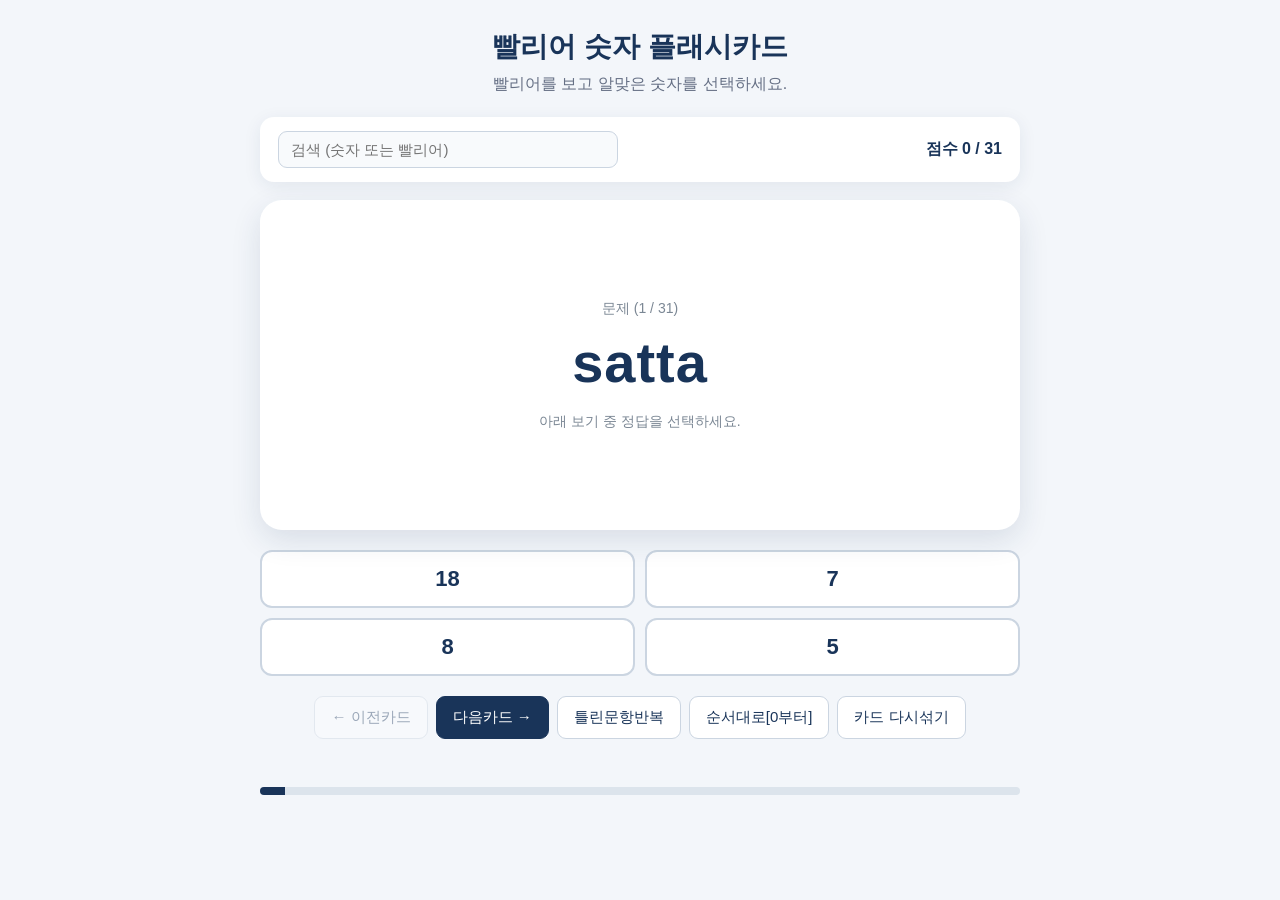
<file: docs/PaliGrammar/Number_pali_numbers_flashcards.html>
<!DOCTYPE html>
<html lang="ko">
<head>
<meta charset="UTF-8">
<meta name="viewport" content="width=device-width, initial-scale=1.0">
<title>빨리어 숫자 플래시카드 퀴즈</title>
<style>
  * { box-sizing: border-box; }
  body {
    margin: 0;
    font-family: 'Pretendard Variable', 'Pretendard', -apple-system, 'Malgun Gothic', sans-serif;
    background: #f3f6fa;
    color: #193459;
    display: flex;
    justify-content: center;
    min-height: 100vh;
  }
  .app { width: min(760px, 94vw); padding: 28px 0 40px; }
  h1 { text-align:center; margin: 0 0 8px; font-size: 28px; }
  .subtitle { text-align:center; color:#667085; margin-bottom:22px; }
  .top {
    display:flex; justify-content:space-between; align-items:center;
    background:white; border-radius:14px; padding:14px 18px;
    box-shadow:0 4px 18px rgba(25,52,89,.08);
    margin-bottom:18px;
  }
  .top { gap:14px; }
  .search { flex:1; min-width:0; position:relative; max-width:340px; }
  .search input {
    width:100%; font-family:inherit; font-size:15px; padding:9px 34px 9px 12px;
    border:1px solid #cbd5e1; border-radius:9px; color:#193459; background:#f8fafc; outline:none;
  }
  .search input:focus { border-color:#193459; background:white; }
  .search .clear {
    position:absolute; right:6px; top:50%; transform:translateY(-50%);
    border:none; background:none; color:#7b8794; font-size:18px; cursor:pointer; display:none; padding:2px 6px;
  }
  .score { font-weight:700; white-space:nowrap; }
  button { font-family: inherit; }
  .controls button {
    border:1px solid #cbd5e1; background:white; color:#193459;
    border-radius:9px; cursor:pointer;
  }
  .controls button:hover:not(:disabled) { background:#edf3f9; }
  .controls button:disabled { opacity:.4; cursor:default; }

  .card-wrap { perspective: 1000px; }
  .card {
    width:100%; height:330px; position:relative;
    transform-style:preserve-3d; transition:transform .55s;
  }
  .card.flipped { transform:rotateY(180deg); }
  .face {
    position:absolute; inset:0; backface-visibility:hidden;
    background:white; border-radius:22px;
    box-shadow:0 10px 30px rgba(25,52,89,.12);
    display:flex; flex-direction:column; justify-content:center; align-items:center;
    padding:25px; text-align:center;
  }
  .back { transform:rotateY(180deg); background:#eef4fa; }
  .back.ok { background:#e8f6ee; }
  .back.ng { background:#fdecec; }
  .label { font-size:14px; color:#7b8794; margin-bottom:12px; }
  .result { font-size:16px; font-weight:700; margin-bottom:8px; }
  .ok .result { color:#1b7f4b; }
  .ng .result { color:#c0392b; }
  .pali { font-size:34px; font-weight:700; color:#4a6285; }
  .main { font-size:64px; font-weight:800; letter-spacing:1px; }
  .front .main { font-size:56px; }
  .desc { margin-top:14px; font-size:16px; line-height:1.55; color:#475467; max-width:560px; }
  .hint { margin-top:18px; color:#7b8794; font-size:14px; }

  .choices {
    display:grid; grid-template-columns:repeat(2,1fr); gap:10px; margin-top:20px;
  }
  .choice {
    border:2px solid #cbd5e1; background:white; color:#193459;
    border-radius:12px; padding:14px; font-size:22px; font-weight:700; cursor:pointer;
  }
  .choice:hover:not(:disabled) { background:#edf3f9; }
  .choice:disabled { cursor:default; }
  .choice.correct { background:#e8f6ee; border-color:#1b7f4b; color:#1b7f4b; }
  .choice.wrong { background:#fdecec; border-color:#c0392b; color:#c0392b; }

  .controls { display:flex; justify-content:center; gap:8px; margin-top:20px; flex-wrap:wrap; }
  .controls button { font-size:15px; padding:11px 16px; }
  .primary { background:#193459 !important; color:white !important; border-color:#193459 !important; }
  .msg { text-align:center; min-height:22px; margin-top:12px; color:#667085; font-size:14px; }

  .progress { margin-top:14px; }
  .bar { height:8px; background:#dce4ec; border-radius:99px; overflow:hidden; }
  .bar > div { height:100%; background:#193459; width:0%; transition:width .3s; }

  @media(max-width:520px) {
    .front .main { font-size:42px; }
    .main { font-size:48px; }
    .pali { font-size:28px; }
    .card { height:310px; }
    .desc { font-size:14px; }
    .controls button { flex:1 1 30%; padding:11px 8px; font-size:14px; }
  }
</style>
</head>
<body>
<div class="app">
  <h1>빨리어 숫자 플래시카드</h1>
  <div class="subtitle">빨리어를 보고 알맞은 숫자를 선택하세요.</div>

  <div class="top">
    <div class="search">
      <input id="searchInput" type="text" placeholder="검색 (숫자 또는 빨리어)" autocomplete="off" oninput="doSearch()">
      <button class="clear" id="clearBtn" onclick="clearSearch(true)" aria-label="검색어 지우기">×</button>
    </div>
    <div class="score">점수 <span id="score">0</span> / <span id="total">0</span></div>
  </div>

  <div class="card-wrap">
    <div class="card" id="card">
      <div class="face front">
        <div class="label">문제 <span id="pos"></span></div>
        <div class="main" id="question"></div>
        <div class="hint">아래 보기 중 정답을 선택하세요.</div>
      </div>
      <div class="face back" id="backFace">
        <div class="result" id="result"></div>
        <div class="pali" id="answerPali"></div>
        <div class="main" id="answerNum"></div>
        <div class="desc" id="desc"></div>
      </div>
    </div>
  </div>

  <div class="choices" id="choices"></div>

  <div class="controls">
    <button id="btnPrev" onclick="prevCard()">← 이전카드</button>
    <button id="btnNext" class="primary" onclick="nextCard()">다음카드 →</button>
    <button onclick="retryWrong()">틀린문항반복</button>
    <button onclick="restart()">순서대로[0부터]</button>
    <button onclick="shuffleCards()">카드 다시섞기</button>
  </div>
  <div class="msg" id="msg"></div>

  <div class="progress">
    <div class="bar"><div id="bar"></div></div>
  </div>
</div>

<script>
// [숫자, 빨리어, 설명]
const cards = [
  [0,"suñña","‘텅 빔(공)’이라는 뜻이며, 숫자 0을 나타낼 때도 쓰입니다."],
  [1,"eka","‘하나’. ‘홀로, 유일한’이라는 의미로도 쓰입니다."],
  [2,"dve","‘둘’. 복합어에서는 dvi-, du- 형태로 나타납니다."],
  [3,"tayo","‘셋’(남성형). 복합어에서는 ti- 형태로 쓰입니다. (예: 삼보 ti-ratana)"],
  [4,"cattāri","‘넷’(중성형). 사성제(cattāri ariyasaccāni)에 쓰입니다."],
  [5,"pañca","‘다섯’. 오계(pañca-sīla), 오온(pañcakkhandha)에 쓰입니다."],
  [6,"cha","‘여섯’. 육처(saḷāyatana)처럼 합성어에서는 saḷ- 형태가 되기도 합니다."],
  [7,"satta","‘일곱’. 칠각지(satta bojjhaṅga)에 쓰입니다."],
  [8,"aṭṭha","‘여덟’. 팔정도(aṭṭhaṅgika magga)에 쓰입니다."],
  [9,"nava","‘아홉’. ‘새로운’을 뜻하는 nava와 형태가 같습니다."],
  [10,"dasa","‘열’. 십바라밀(dasa pāramī), 십선업 등에 쓰입니다."],
  [11,"ekādasa","eka(1) + dasa(10)가 결합한 ‘열하나’."],
  [12,"dvādasa","dva(2) + dasa(10)가 결합한 ‘열둘’. 십이연기(dvādasa aṅga)에 쓰입니다."],
  [13,"terasa","‘열셋’. 3 + 10이지만 형태가 변해 tayodasa가 아닌 terasa가 됩니다."],
  [14,"cuddasa","‘열넷’. catu(4) + dasa(10)가 변한 형태입니다."],
  [15,"pañcadasa","pañca(5) + dasa(10)로 이루어진 ‘열다섯’."],
  [16,"soḷasa","‘열여섯’. cha 대신 soḷa-라는 특수한 형태를 씁니다."],
  [17,"sattarasa","satta(7) + rasa. 11~18에서는 dasa가 rasa로 바뀌는 경우가 많습니다."],
  [18,"aṭṭhārasa","aṭṭha(8) + rasa로 이루어진 ‘열여덟’."],
  [19,"ekūnavīsati","‘20에서 1이 모자란 수’. eka + ūna(모자란) + vīsati."],
  [20,"vīsati","‘스물’. 20부터 십 단위 수는 -ti, -sa 등의 어미로 끝나는 경우가 많습니다."],
  [30,"tiṃsati","‘서른’. 삼십삼천(tāvatiṃsa)이라는 말에 쓰입니다."],
  [40,"cattālīsa","‘마흔’. cattāri(4)에서 파생된 십 단위 수입니다."],
  [50,"paññāsa","‘쉰’. 맛지마 니까야의 ‘50경 묶음(paṇṇāsa)’ 이름에 쓰입니다."],
  [60,"saṭṭhi","‘예순’. cha(6)와 형태가 많이 달라 따로 외워야 합니다."],
  [70,"sattati","‘일흔’. satta(7)에서 파생된 십 단위 수입니다."],
  [80,"asīti","‘여든’. 부처님의 나이 80세, 80대제자(asīti mahāsāvaka)와 관련됩니다."],
  [90,"navuti","‘아흔’. nava(9)와 닮았지만 어미가 다릅니다."],
  [100,"sata","‘백’. 큰 수를 나타내는 기본 단위입니다."],
  [1000,"sahassa","‘천’. 경전에서 ‘매우 많은 수’를 나타내는 표현으로도 자주 쓰입니다."],
  [100000,"satasahassa","sata(백) × sahassa(천) = ‘십만’. lakkha라고도 합니다."]
];

const fmt = n => n.toLocaleString("en-US");
const shuffle = arr => { for (let i = arr.length - 1; i > 0; i--) { const j = Math.floor(Math.random() * (i + 1)); [arr[i], arr[j]] = [arr[j], arr[i]]; } return arr; };
const $ = id => document.getElementById(id);

let deck = shuffle([...cards]);  // 기본값: 카드 섞기
let index = 0;
let results = new Map();   // 숫자 -> {choice, ok}
let choicesMap = new Map(); // 숫자 -> 보기 배열
let fillTimer = null;
let searching = false;

function getChoices(num) {
  if (!choicesMap.has(num)) {
    const others = shuffle(cards.map(c => c[0]).filter(n => n !== num)).slice(0, 3);
    choicesMap.set(num, shuffle([num, ...others]));
  }
  return choicesMap.get(num);
}

function fillBack() {
  const [num, pali, desc] = deck[index];
  const r = results.get(num);
  $("answerPali").textContent = pali;
  $("answerNum").textContent = fmt(num);
  $("desc").textContent = desc;
  $("result").textContent = r ? (r.ok ? "✔ 정답입니다!" : "✘ 오답입니다 (선택: " + fmt(r.choice) + ")") : "";
  $("backFace").className = "face back" + (r ? (r.ok ? " ok" : " ng") : "");
}

function render() {
  clearTimeout(fillTimer);
  searching = false;
  $("choices").style.display = "";
  const [num, pali] = deck[index];
  const r = results.get(num);

  $("question").textContent = pali;
  $("pos").textContent = "(" + (index + 1) + " / " + deck.length + ")";

  // 보기 버튼
  const box = $("choices");
  box.innerHTML = "";
  getChoices(num).forEach(opt => {
    const b = document.createElement("button");
    b.className = "choice";
    b.textContent = fmt(opt);
    if (r) {
      b.disabled = true;
      if (opt === num) b.classList.add("correct");
      else if (opt === r.choice) b.classList.add("wrong");
    } else {
      b.onclick = () => answer(opt);
    }
    box.appendChild(b);
  });

  // 카드 앞/뒤
  if (r) {
    fillBack();
    $("card").classList.add("flipped");
  } else {
    $("card").classList.remove("flipped");
    fillTimer = setTimeout(fillBack, 300); // 뒤집히는 동안 정답이 미리 보이지 않도록 지연
  }

  updateStatus();
}

function answer(choice) {
  const num = deck[index][0];
  if (results.has(num)) return;
  results.set(num, { choice, ok: choice === num });
  setMsg("");
  render();
}

function updateStatus() {
  let score = 0;
  deck.forEach(c => { const r = results.get(c[0]); if (r && r.ok) score++; });
  $("score").textContent = score;
  $("total").textContent = deck.length;
  $("bar").style.width = ((index + 1) / deck.length * 100) + "%";
  $("btnPrev").disabled = index === 0;
  $("btnNext").disabled = index === deck.length - 1;
}

function setMsg(t) { $("msg").textContent = t; }

function prevCard() { clearSearch(); if (index > 0) { index--; setMsg(""); render(); } }
function nextCard() { clearSearch(); if (index < deck.length - 1) { index++; setMsg(""); render(); } }

function retryWrong() {
  clearSearch();
  const wrong = deck.filter(c => { const r = results.get(c[0]); return r && !r.ok; });
  if (!wrong.length) { setMsg("틀린 문항이 없습니다."); return; }
  wrong.forEach(c => { results.delete(c[0]); choicesMap.delete(c[0]); });
  deck = wrong;
  index = 0;
  setMsg("틀린 문항 " + wrong.length + "개를 다시 풉니다.");
  render();
}

function resetAll(newDeck) {
  clearSearch();
  deck = newDeck;
  results = new Map();
  choicesMap = new Map();
  index = 0;
  setMsg("");
  render();
}

function restart() { resetAll([...cards]); }
function shuffleCards() { resetAll(shuffle([...cards])); }

// ---------- 검색 ----------
const norm = t => t.normalize("NFD").replace(/[\u0300-\u036f]/g, "").toLowerCase().trim();

function findCard(q) {
  if (/^[\d,\s]+$/.test(q)) {
    const n = parseInt(q.replace(/[,\s]/g, ""), 10);
    return cards.find(c => c[0] === n) || null;
  }
  const k = norm(q);
  const exact = cards.find(c => norm(c[1]) === k);
  if (exact) return exact;
  const pre = cards.filter(c => norm(c[1]).startsWith(k));
  return pre.length === 1 ? pre[0] : null;
}

function doSearch() {
  const q = $("searchInput").value.trim();
  $("clearBtn").style.display = q ? "block" : "none";
  if (!q) { clearSearch(true); return; }

  clearTimeout(fillTimer);
  searching = true;
  const found = findCard(q);
  $("choices").style.display = "none";
  $("pos").textContent = "(검색 결과)";
  if (found) {
    const [num, pali, desc] = found;
    $("question").textContent = pali;
    $("result").textContent = "";
    $("answerPali").textContent = pali;
    $("answerNum").textContent = fmt(num);
    $("desc").textContent = desc;
    $("backFace").className = "face back";
  } else {
    $("question").textContent = q;
    $("result").textContent = "검색 결과 없음";
    $("answerPali").textContent = "";
    $("answerNum").textContent = "";
    $("desc").textContent = "‘" + q + "’에 해당하는 숫자가 없습니다.";
    $("backFace").className = "face back ng";
  }
  $("card").classList.add("flipped");
}

// 검색 상태 해제 (refresh=true면 퀴즈 화면으로 복귀)
function clearSearch(refresh) {
  $("searchInput").value = "";
  $("clearBtn").style.display = "none";
  if (refresh && searching) render();
}

render();
</script>
</body>
</html>
</file>
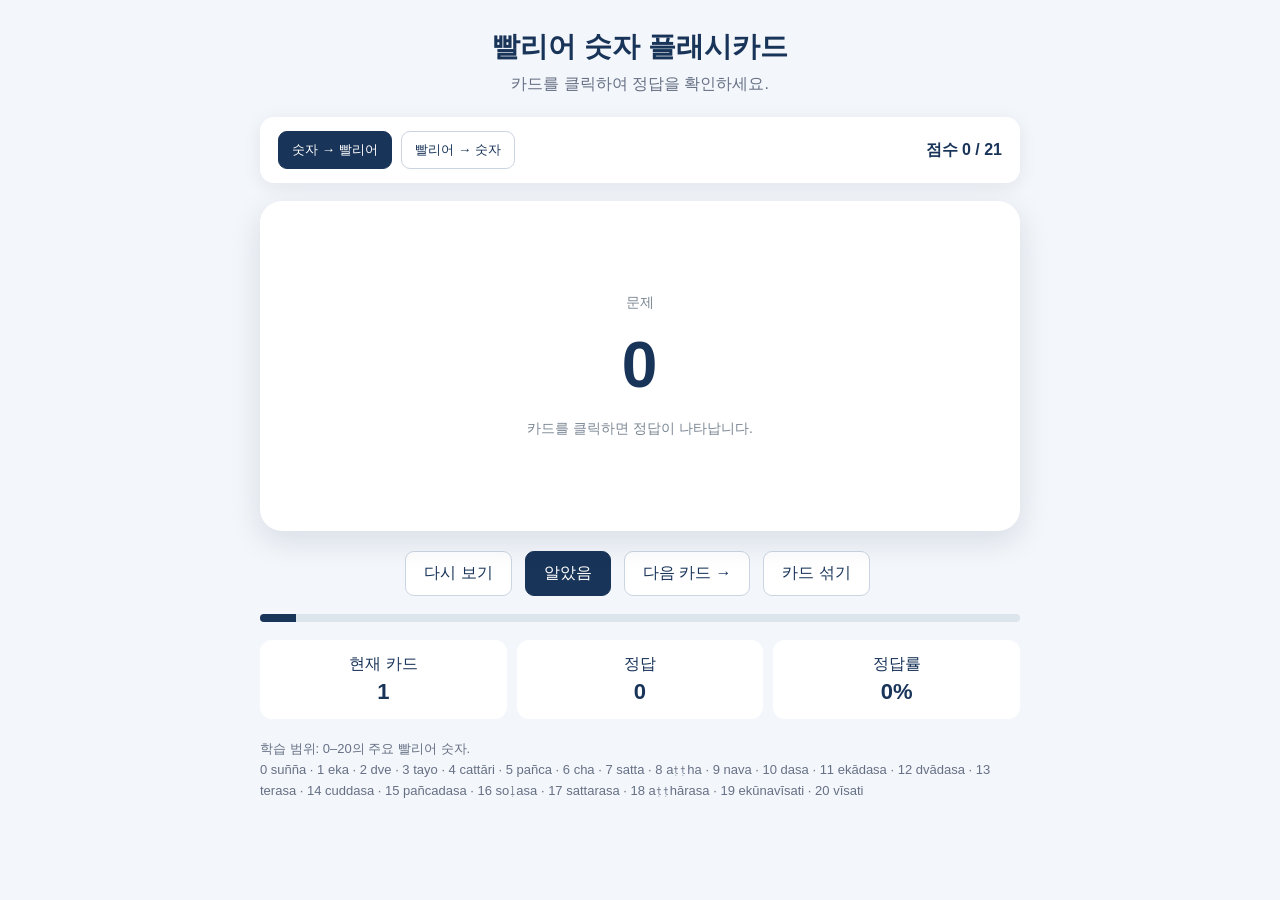
<file: docs/PaliGrammar/pali_numbers_flashcards.html>
<!DOCTYPE html>
<html lang="ko">
<head>
<meta charset="UTF-8">
<meta name="viewport" content="width=device-width, initial-scale=1.0">
<title>빨리어 숫자 플래시카드 퀴즈</title>
<style>
  * { box-sizing: border-box; }
  body {
    margin: 0;
    font-family: 'Pretendard Variable', 'Pretendard', -apple-system, 'Malgun Gothic', sans-serif;
    background: #f3f6fa;
    color: #193459;
    display: flex;
    justify-content: center;
    min-height: 100vh;
  }
  .app {
    width: min(760px, 94vw);
    padding: 28px 0 40px;
  }
  h1 { text-align:center; margin: 0 0 8px; font-size: 28px; }
  .subtitle { text-align:center; color:#667085; margin-bottom:22px; }
  .top {
    display:flex; justify-content:space-between; align-items:center;
    background:white; border-radius:14px; padding:14px 18px;
    box-shadow:0 4px 18px rgba(25,52,89,.08);
    margin-bottom:18px;
  }
  .mode button, .controls button {
    border:1px solid #cbd5e1; background:white; color:#193459;
    border-radius:9px; padding:9px 13px; cursor:pointer;
    margin-right:5px;
  }
  button:hover { background:#edf3f9; }
  .mode button.active { background:#193459; color:white; border-color:#193459; }
  .score { font-weight:700; }
  .card-wrap { perspective: 1000px; }
  .card {
    width:100%; height:330px; cursor:pointer; position:relative;
    transform-style:preserve-3d; transition:transform .55s;
  }
  .card.flipped { transform:rotateY(180deg); }
  .face {
    position:absolute; inset:0; backface-visibility:hidden;
    background:white; border-radius:22px;
    box-shadow:0 10px 30px rgba(25,52,89,.12);
    display:flex; flex-direction:column; justify-content:center; align-items:center;
    padding:25px;
  }
  .back { transform:rotateY(180deg); background:#eef4fa; }
  .label { font-size:14px; color:#7b8794; margin-bottom:16px; }
  .main { font-size:64px; font-weight:800; letter-spacing:1px; }
  .meaning { font-size:24px; margin-top:15px; }
  .hint { margin-top:18px; color:#7b8794; font-size:14px; }
  .controls { display:flex; justify-content:center; gap:8px; margin-top:20px; flex-wrap:wrap; }
  .controls button { font-size:16px; padding:11px 18px; }
  .primary { background:#193459 !important; color:white !important; border-color:#193459 !important; }
  .progress { margin-top:18px; }
  .bar { height:8px; background:#dce4ec; border-radius:99px; overflow:hidden; }
  .bar > div { height:100%; background:#193459; width:0%; transition:width .3s; }
  .stats {
    display:grid; grid-template-columns:repeat(3,1fr); gap:10px; margin-top:18px;
  }
  .stat { background:white; border-radius:12px; padding:14px; text-align:center; }
  .stat b { display:block; font-size:22px; margin-top:4px; }
  .note { margin-top:20px; font-size:13px; color:#667085; line-height:1.6; }
  @media(max-width:520px) {
    .main {font-size:48px;} .card {height:290px;}
    .top {flex-direction:column; gap:10px;}
  }
</style>
</head>
<body>
<div class="app">
  <h1>빨리어 숫자 플래시카드</h1>
  <div class="subtitle">카드를 클릭하여 정답을 확인하세요.</div>

  <div class="top">
    <div class="mode">
      <button id="modeNum" class="active" onclick="setMode('num')">숫자 → 빨리어</button>
      <button id="modePali" onclick="setMode('pali')">빨리어 → 숫자</button>
    </div>
    <div class="score">점수 <span id="score">0</span> / <span id="total">0</span></div>
  </div>

  <div class="card-wrap">
    <div class="card" id="card" onclick="flipCard()">
      <div class="face front">
        <div class="label">문제</div>
        <div class="main" id="question">1</div>
        <div class="hint">카드를 클릭하면 정답이 나타납니다.</div>
      </div>
      <div class="face back">
        <div class="label">정답</div>
        <div class="main" id="answer">eka</div>
        <div class="meaning" id="meaning">1</div>
        <div class="hint">다음 카드로 넘어가려면 아래 버튼을 누르세요.</div>
      </div>
    </div>
  </div>

  <div class="controls">
    <button onclick="mark(false)">다시 보기</button>
    <button class="primary" onclick="mark(true)">알았음</button>
    <button onclick="nextCard()">다음 카드 →</button>
    <button onclick="shuffleCards()">카드 섞기</button>
  </div>

  <div class="progress">
    <div class="bar"><div id="bar"></div></div>
  </div>

  <div class="stats">
    <div class="stat">현재 카드<b id="current">1</b></div>
    <div class="stat">정답<b id="correct">0</b></div>
    <div class="stat">정답률<b id="rate">0%</b></div>
  </div>

  <div class="note">
    학습 범위: 0–20의 주요 빨리어 숫자. <br>
    0 suñña · 1 eka · 2 dve · 3 tayo · 4 cattāri · 5 pañca ·
    6 cha · 7 satta · 8 aṭṭha · 9 nava · 10 dasa ·
    11 ekādasa · 12 dvādasa · 13 terasa · 14 cuddasa ·
    15 pañcadasa · 16 soḷasa · 17 sattarasa · 18 aṭṭhārasa ·
    19 ekūnavīsati · 20 vīsati
  </div>
</div>

<script>
const cards = [
  [0,"suñña"], [1,"eka"], [2,"dve"], [3,"tayo"], [4,"cattāri"],
  [5,"pañca"], [6,"cha"], [7,"satta"], [8,"aṭṭha"], [9,"nava"],
  [10,"dasa"], [11,"ekādasa"], [12,"dvādasa"], [13,"terasa"],
  [14,"cuddasa"], [15,"pañcadasa"], [16,"soḷasa"], [17,"sattarasa"],
  [18,"aṭṭhārasa"], [19,"ekūnavīsati"], [20,"vīsati"]
];

let deck = [...cards];
let index = 0;
let mode = "num";
let flipped = false;
let score = 0;
let answered = 0;
let correct = 0;

function updateCard() {
  const [num, pali] = deck[index];
  document.getElementById("question").textContent = mode === "num" ? num : pali;
  document.getElementById("answer").textContent = mode === "num" ? pali : num;
  document.getElementById("meaning").textContent = mode === "num" ? num : pali;
  document.getElementById("card").classList.remove("flipped");
  flipped = false;
  document.getElementById("current").textContent = index + 1;
  document.getElementById("total").textContent = deck.length;
  document.getElementById("bar").style.width = ((index + 1) / deck.length * 100) + "%";
}

function flipCard() {
  document.getElementById("card").classList.toggle("flipped");
  flipped = !flipped;
}

function nextCard() {
  index = (index + 1) % deck.length;
  updateCard();
}

function mark(isCorrect) {
  if (!flipped) { flipCard(); return; }
  answered++;
  if (isCorrect) { correct++; score++; }
  document.getElementById("score").textContent = score;
  document.getElementById("correct").textContent = correct;
  document.getElementById("rate").textContent =
    answered ? Math.round(correct / answered * 100) + "%" : "0%";
  nextCard();
}

function setMode(newMode) {
  mode = newMode;
  document.getElementById("modeNum").classList.toggle("active", mode === "num");
  document.getElementById("modePali").classList.toggle("active", mode === "pali");
  updateCard();
}

function shuffleCards() {
  deck.sort(() => Math.random() - 0.5);
  index = 0;
  updateCard();
}

updateCard();
</script>
</body>
</html>
</file>
